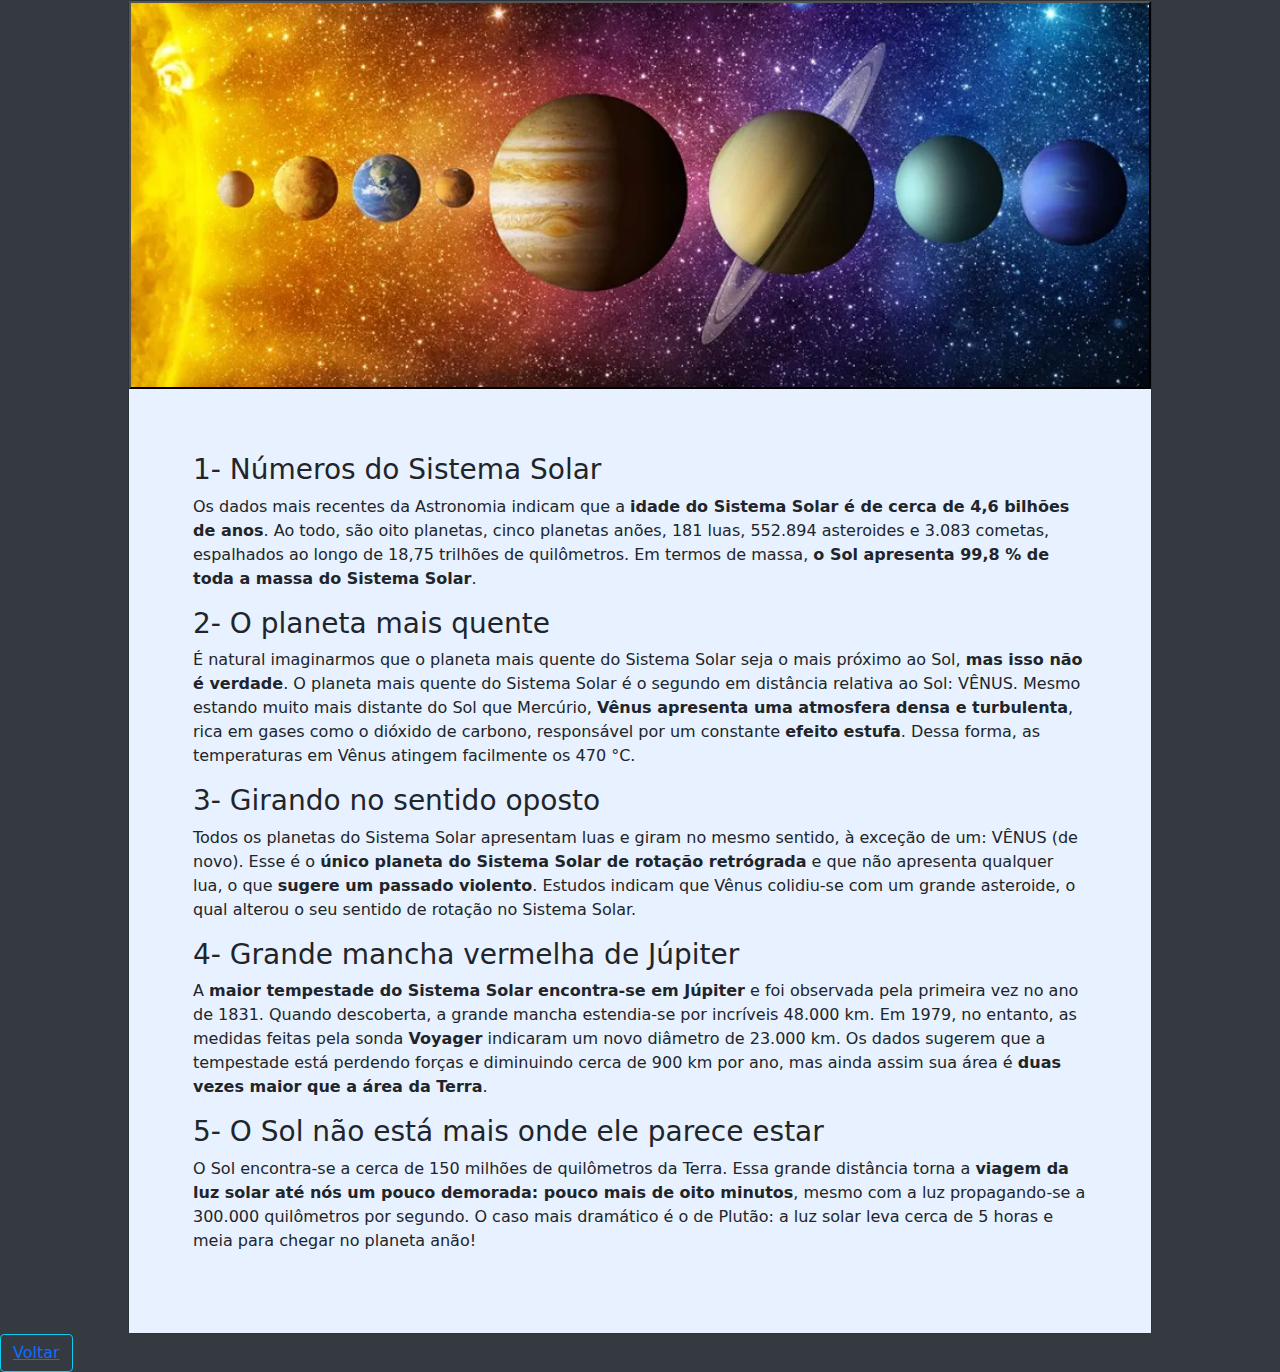
<file: VIEWS/Curiosidades.html>
<!DOCTYPE html>
<html lang="en">
<head>
    <meta charset="UTF-8">
    <meta http-equiv="X-UA-Compatible" content="IE=edge">
    <meta name="viewport" content="width=device-width, initial-scale=1.0">
    <link href="../CSS/bootstrap.css" type="text/css" rel="stylesheet">
    <title>Curiosidades sobre o Sistema Solar</title>
</head>
<body class="bg">
    <script type="text/javascript" src="../JS/bootstrap.js"></script>

    <div class="accordion" id="accordionPanelsStayOpenExample">
        <div class="accordion-item">
          <h2 class="accordion-header" id="panelsStayOpen-headingOne">
            <button class="accordion-button2" type="button" data-bs-toggle="collapse" data-bs-target="#panelsStayOpen-collapseOne" aria-expanded="true" aria-controls="panelsStayOpen-collapseOne">
            </button>
          </h2>
          <div id="panelsStayOpen-collapseOne" class="accordion-collapse collapse show" aria-labelledby="panelsStayOpen-headingOne">
            <div class="accordion-body">
              <h3>1- Números do Sistema Solar</h3>
              <P>Os dados mais recentes da Astronomia indicam que a <strong>idade do Sistema Solar é de cerca de 4,6 bilhões de anos</strong>. Ao todo,
                 são oito planetas, cinco planetas anões, 181 luas, 552.894 asteroides e 3.083 cometas, espalhados ao longo de 18,75 
                 trilhões de quilômetros. Em termos de massa, <strong>o Sol apresenta 99,8 % de toda a massa do Sistema Solar</strong>.</p>

                 <h3>2- O planeta mais quente</h3>
                 <p>É natural imaginarmos que o planeta mais quente do Sistema Solar seja o mais próximo ao Sol, <strong>mas isso não é verdade</strong>. O planeta mais
                    quente do Sistema Solar é o segundo em distância relativa ao Sol: VÊNUS. Mesmo estando muito mais distante do Sol que Mercúrio, <strong>Vênus
                     apresenta uma atmosfera densa e turbulenta</strong>, rica em gases como o dióxido de carbono, responsável por um constante <strong>efeito estufa</strong>. Dessa
                      forma, as temperaturas em Vênus atingem facilmente os 470 °C.</p>

                      <h3>3- Girando no sentido oposto</h3>
                      <p>Todos os planetas do Sistema Solar apresentam luas e giram no mesmo sentido, à exceção de um: VÊNUS (de novo). Esse é o <strong>único planeta do Sistema Solar de rotação retrógrada</strong>
                         e que não apresenta qualquer lua, o que <strong>sugere um passado violento</strong>. Estudos indicam que Vênus colidiu-se com um grande asteroide, o qual alterou o seu sentido de
                          rotação no Sistema Solar.</p>

                          <h3>4- Grande mancha vermelha de Júpiter</h3>
                          <p>A <strong>maior tempestade do Sistema Solar encontra-se em Júpiter</strong> e foi observada pela primeira vez no ano de 1831. Quando descoberta, a grande mancha estendia-se por incríveis 48.000 km.
                             Em 1979, no entanto, as medidas feitas pela sonda <strong>Voyager</strong> indicaram um novo diâmetro de 23.000 km. Os dados sugerem que a tempestade está perdendo forças e diminuindo cerca de 900
                              km por ano, mas ainda assim sua área é <strong>duas vezes maior que a área da Terra</strong>.</p>

                          <h3>5- O Sol não está mais onde ele parece estar</h3>
                          <p>O Sol encontra-se a cerca de 150 milhões de quilômetros da Terra. Essa grande distância torna a <strong>viagem da luz solar até nós um pouco demorada: pouco mais de oito minutos</strong>, mesmo com 
                            a luz propagando-se a 300.000 quilômetros por segundo. O caso mais dramático é o de Plutão: a luz solar leva cerca de 5 horas e meia para chegar no planeta anão!</p>


            </div>
          </div>
        </div>
        </div>
   
        <button type="button" class="btn btn-outline-info"><a href="../index.html">Voltar</a></button>
</body>
</html>
</file>
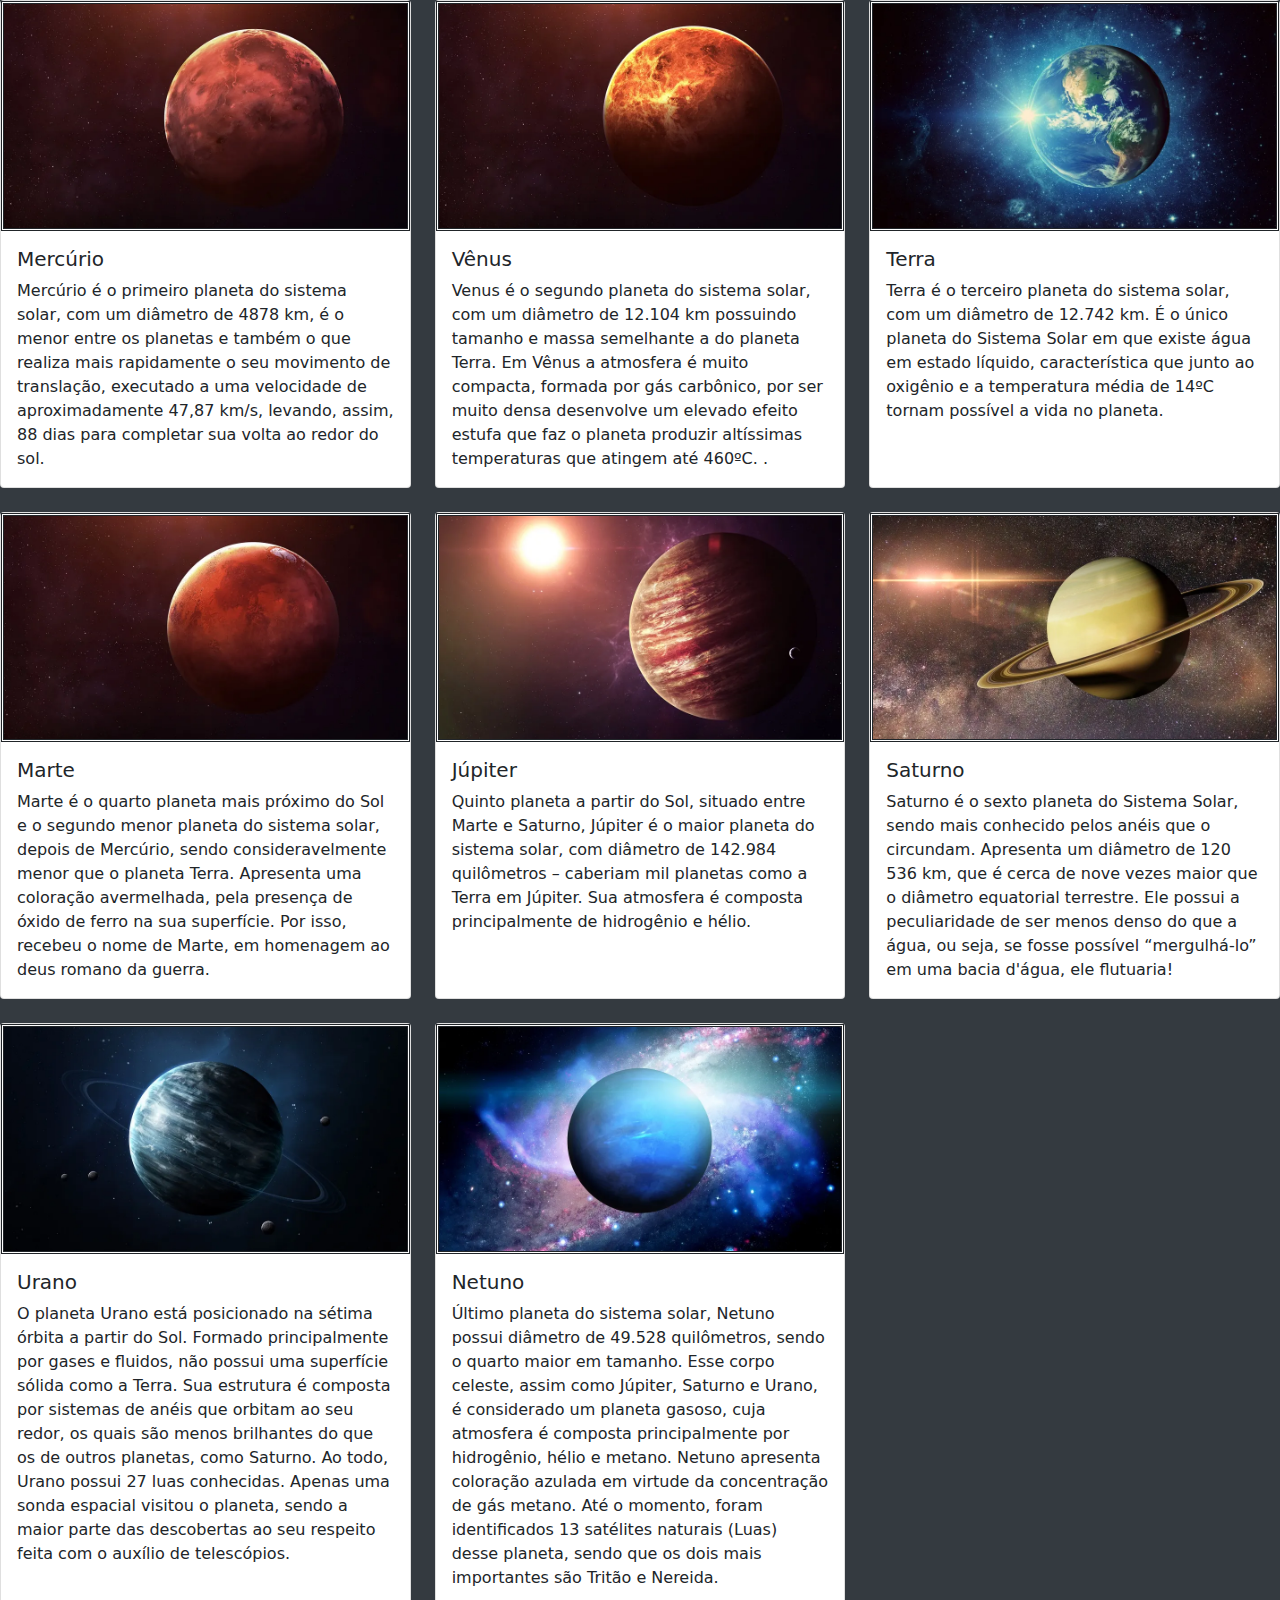
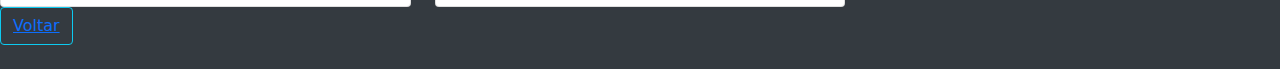
<file: VIEWS/Planetas.html>
<!DOCTYPE html>
<html lang="en">
<head>
    <meta charset="UTF-8">
    <meta http-equiv="X-UA-Compatible" content="IE=edge">
    <meta name="viewport" content="width=device-width, initial-scale=1.0">
    <link href="../CSS/bootstrap.css" type="text/css" rel="stylesheet">
    <title>Planetas do Sistema Solar</title>
</head>
<body class="bg">
    <script type="text/javascript" src="../JS/bootstrap.js"></script>


    <div class="row row-cols-1 row-cols-md-3 g-4">
        <div class="col">
          <div class="card h-100">
            <img src="../IMG/mercurio.jpg" class="card-img-top">
            <div class="card-body">
              <h5 class="card-title">Mercúrio</h5>
              <p class="card-text">Mercúrio é o primeiro planeta do sistema solar, com
                 um diâmetro de 4878 km, é o menor entre os planetas
                  e também o que realiza mais rapidamente o seu movimento de translação,
                   executado a uma velocidade de aproximadamente 47,87 km/s, levando, assim,
                    88 dias para completar sua volta ao redor do sol.</p>
            </div>
          </div>
        </div>

        <div class="col">
          <div class="card h-100">
            <img src="../IMG/venus.jpg" class="card-img-top" alt="...">
            <div class="card-body">
              <h5 class="card-title">Vênus</h5>
              <p class="card-text">Venus é o segundo planeta do sistema solar, com um diâmetro de 12.104 km
                 possuindo tamanho e massa semelhante a do planeta Terra. Em Vênus a atmosfera é muito
                  compacta, formada por gás carbônico, por ser muito densa desenvolve um elevado efeito
                   estufa que faz o planeta produzir altíssimas temperaturas que atingem até 460ºC.
                .</p>
            </div>
          </div>
        </div>

        <div class="col">
          <div class="card h-100">
            <img src="../IMG/terra.jpg" class="card-img-top" alt="...">
            <div class="card-body">
              <h5 class="card-title">Terra</h5>
              <p class="card-text">Terra é o terceiro planeta do sistema solar, com um diâmetro de 12.742 km.
                 É o único planeta do Sistema Solar em que existe água em estado líquido,
                 característica que junto ao oxigênio e a temperatura média de 14ºC tornam possível a vida
                  no planeta.</p>
            </div>
          </div>
        </div>

        <div class="col">
          <div class="card h-100">
            <img src="../IMG/marte.jpg" class="card-img-top" alt="...">
            <div class="card-body">
              <h5 class="card-title">Marte</h5>
              <p class="card-text">Marte é o quarto planeta mais próximo do Sol e o segundo menor planeta do
                 sistema solar, depois de Mercúrio, sendo consideravelmente menor que o planeta Terra. Apresenta
                  uma coloração avermelhada, pela presença de óxido de ferro na sua superfície. Por isso, recebeu
                   o nome de Marte, em homenagem ao deus romano da guerra.</p>
            </div>
          </div>
        </div>

        <div class="col">
            <div class="card h-100">
              <img src="../IMG/jupiter.jpg" class="card-img-top" alt="...">
              <div class="card-body">
                <h5 class="card-title">Júpiter</h5>
                <p class="card-text">Quinto planeta a partir do Sol, situado entre Marte e Saturno, Júpiter é o maior
                   planeta do sistema solar, com diâmetro de 142.984 quilômetros – caberiam mil planetas como a Terra
                    em Júpiter. Sua atmosfera é composta principalmente de hidrogênio e hélio.
                </p>
              </div>
            </div>
          </div>

          <div class="col">
            <div class="card h-100">
              <img src="../IMG/saturno.jpg" class="card-img-top" alt="...">
              <div class="card-body">
                <h5 class="card-title">Saturno</h5>
                <p class="card-text">Saturno é o sexto planeta do Sistema Solar, sendo mais conhecido pelos anéis
                   que o circundam. Apresenta um diâmetro de 120 536 km, que é cerca de nove vezes maior que o
                    diâmetro equatorial terrestre. Ele possui a peculiaridade de ser menos denso do que a água, 
                    ou seja, se fosse possível “mergulhá-lo” em uma bacia d'água, ele flutuaria!</p>
              </div>
            </div>
          </div>

          <div class="col">
            <div class="card h-100">
              <img src="../IMG/urano.jpg" class="card-img-top" alt="...">
              <div class="card-body">
                <h5 class="card-title">Urano</h5>
                <p class="card-text">O planeta Urano está posicionado na sétima órbita a partir do Sol. Formado principalmente por
                   gases e fluidos, não possui uma superfície sólida como a Terra.
                    Sua estrutura é composta por sistemas de anéis que orbitam ao seu redor, os quais são menos brilhantes
                     do que os de outros planetas, como Saturno. Ao todo, Urano possui 27 luas conhecidas. Apenas uma sonda espacial
                      visitou o planeta, sendo a maior parte das descobertas ao seu respeito feita com o auxílio de telescópios.</p>
              </div>
            </div>
          </div>

          <div class="col">
            <div class="card h-100">
              <img src="../IMG/netuno.jpg" class="card-img-top" alt="...">
              <div class="card-body">
                <h5 class="card-title">Netuno</h5>
                <p class="card-text">Último planeta do sistema solar, Netuno possui
                   diâmetro de 49.528 quilômetros, sendo o quarto maior em tamanho. Esse corpo celeste, assim como 
                   Júpiter, Saturno e Urano, é considerado um planeta gasoso, cuja atmosfera é composta principalmente
                    por hidrogênio, hélio e metano. Netuno apresenta coloração azulada em virtude da concentração de gás metano.
                    Até o momento, foram identificados 13 satélites naturais (Luas) desse planeta, sendo que os dois mais importantes são Tritão e Nereida.</p>
              </div>
            </div>
          </div>
      </div>
</div>

<button type="button" class="btn btn-outline-info"><a href="../index.html">Voltar</a></button>

</body>
</html>
</file>
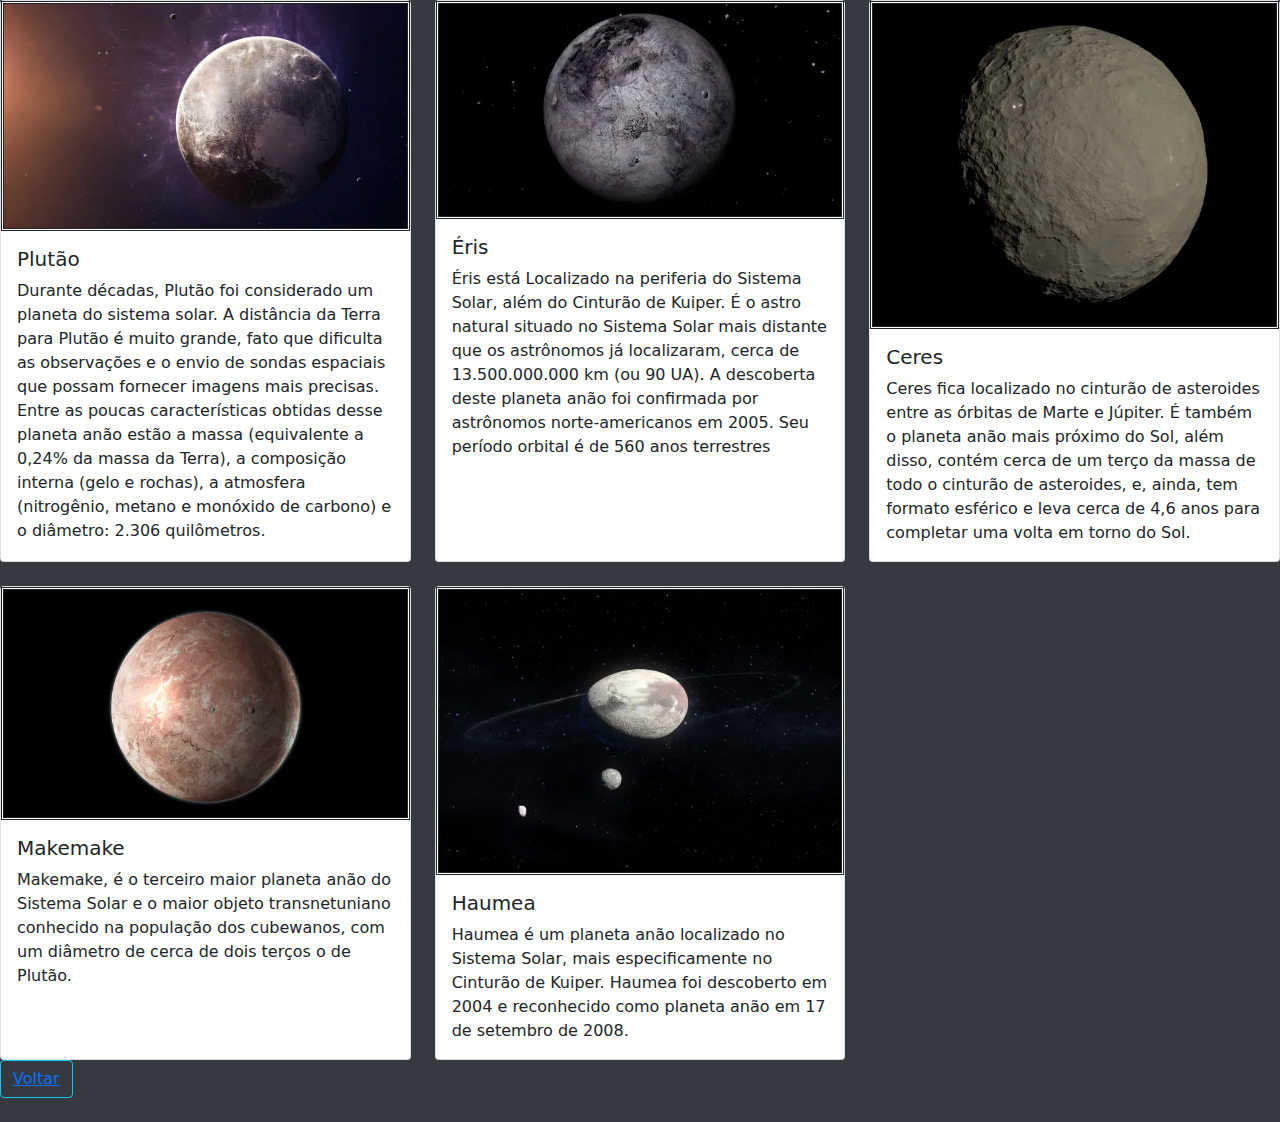
<file: VIEWS/planetasanoes.html>
<!DOCTYPE html>
<html lang="en">
<head>
    <meta charset="UTF-8">
    <meta http-equiv="X-UA-Compatible" content="IE=edge">
    <meta name="viewport" content="width=device-width, initial-scale=1.0">
    <link href="../CSS/bootstrap.css" type="text/css" rel="stylesheet">
    <title>Planetas anões</title>
</head>
<body class="bg">
    <script type="text/javascript" src="../JS/bootstrap.js"></script>


    <div class="row row-cols-1 row-cols-md-3 g-4">
        <div class="col">
          <div class="card h-100">
            <img src="../IMG/plutao.jpg" class="card-img-top">
            <div class="card-body">
              <h5 class="card-title">Plutão</h5>
              <p class="card-text">Durante décadas, Plutão foi considerado um planeta do sistema solar.
                A distância da Terra para Plutão é muito grande, fato que dificulta as observações e o
                 envio de sondas espaciais que possam fornecer imagens mais precisas. Entre as poucas características
                  obtidas desse planeta anão estão a massa (equivalente a 0,24% da massa da Terra), a 
                  composição interna (gelo e rochas), a atmosfera (nitrogênio, metano e monóxido de carbono)
                   e o diâmetro: 2.306 quilômetros.</p>
            </div>
          </div>
        </div>

        <div class="col">
          <div class="card h-100">
            <img src="../IMG/eris.jpg" class="card-img-top" alt="...">
            <div class="card-body">
              <h5 class="card-title">Éris</h5>
              <p class="card-text">Éris está Localizado na periferia do Sistema Solar, além do
                 Cinturão de Kuiper. É o astro natural situado no Sistema Solar mais distante que os astrônomos
                  já localizaram, cerca de 13.500.000.000 km (ou 90 UA). A descoberta deste planeta anão foi confirmada por astrônomos norte-americanos
                   em 2005. Seu período orbital é de 560 anos terrestres </p>
            </div>
          </div>
        </div>

        <div class="col">
          <div class="card h-100">
            <img src="../IMG/ceres.jpg" class="card-img-top" alt="...">
            <div class="card-body">
              <h5 class="card-title">Ceres</h5>
              <p class="card-text">Ceres fica localizado no cinturão de asteroides entre as órbitas de Marte e Júpiter.
                 É também o planeta anão mais próximo do Sol, além disso, contém cerca de um terço da massa de todo o
                  cinturão de asteroides, e, ainda, tem formato esférico e leva cerca de 4,6 anos para completar uma
                   volta em torno do Sol.</p>
            </div>
          </div>
        </div>

        <div class="col">
          <div class="card h-100">
            <img src="../IMG/makemake.jpg" class="card-img-top" alt="...">
            <div class="card-body">
              <h5 class="card-title">Makemake</h5>
              <p class="card-text">Makemake, é o terceiro maior planeta anão do Sistema Solar e o maior objeto transnetuniano
                 conhecido na população dos cubewanos, com um diâmetro de cerca de dois terços o de Plutão.</p>
            </div>
          </div>
        </div>

        <div class="col">
            <div class="card h-100">
              <img src="../IMG/haumea.jpg" class="card-img-top" alt="...">
              <div class="card-body">
                <h5 class="card-title">Haumea</h5>
                <p class="card-text">
                  Haumea é um planeta anão localizado no Sistema Solar, mais especificamente no Cinturão de Kuiper.
                   Haumea foi descoberto em 2004 e reconhecido como planeta anão em 17 de setembro de 2008.</p>
              </div>
            </div>
          </div>
      </div>
</div>

<button type="button" class="btn btn-outline-info"><a href="../index.html">Voltar</a></button>

</body>
</html>
</file>
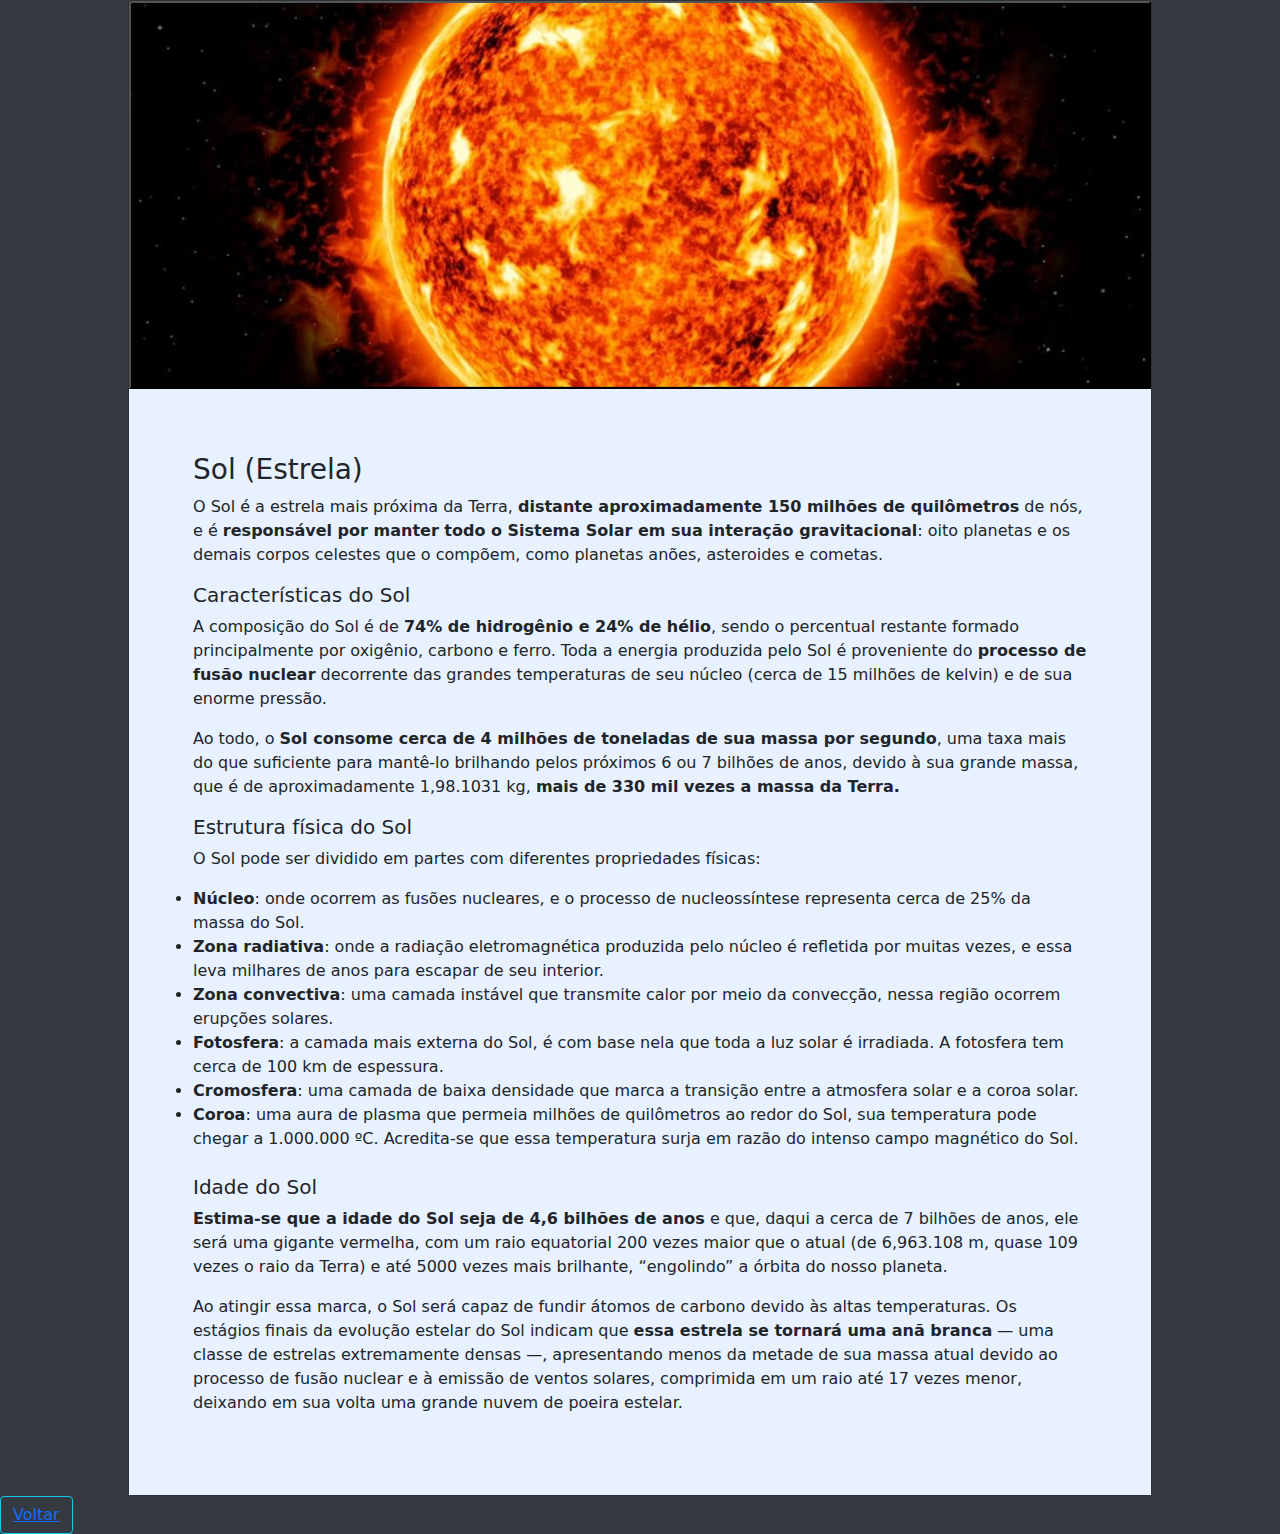
<file: VIEWS/sol.html>
<!DOCTYPE html>
<html lang="en">
<head>
    <meta charset="UTF-8">
    <meta http-equiv="X-UA-Compatible" content="IE=edge">
    <meta name="viewport" content="width=device-width, initial-scale=1.0">
    <link href="../CSS/bootstrap.css" type="text/css" rel="stylesheet">
    <title>Informações do Sol</title>
</head>
<body class="bg">
    <script type="text/javascript" src="../JS/bootstrap.js"></script>

    <div class="accordion" id="accordionPanelsStayOpenExample">
        <div class="accordion-item">
          <h2 class="accordion-header" id="panelsStayOpen-headingOne">
            <button class="accordion-button" type="button" data-bs-toggle="collapse" data-bs-target="#panelsStayOpen-collapseOne" aria-expanded="true" aria-controls="panelsStayOpen-collapseOne">
            </button>
          </h2>
          <div id="panelsStayOpen-collapseOne" class="accordion-collapse collapse show" aria-labelledby="panelsStayOpen-headingOne">
            <div class="accordion-body">
              <h3>Sol (Estrela)</h3>
              <P>O Sol é a estrela mais próxima da Terra, <strong>distante aproximadamente 150 milhões de quilômetros</strong> de nós,
                 e é <strong>responsável por manter todo o Sistema Solar em sua interação gravitacional</strong>: oito planetas e os
                  demais corpos celestes que o compõem, como planetas anões, asteroides e cometas.</p>

                  <h5> Características do Sol</h5>
                  <p>A composição do Sol é de <strong>74% de hidrogênio e 24% de hélio</strong>, sendo o percentual restante formado
                     principalmente por oxigênio, carbono e ferro. Toda a energia produzida pelo Sol é proveniente do
                      <strong> processo de fusão nuclear</strong> decorrente das grandes temperaturas de seu núcleo (cerca de 15 milhões
                       de kelvin) e de sua enorme pressão.</p>

                  <p>Ao todo, o <strong>Sol consome cerca de 4 milhões de toneladas de sua massa por segundo</strong>, uma taxa mais
                   do que suficiente para mantê-lo brilhando pelos próximos 6 ou 7 bilhões de anos, devido à sua
                   grande massa, que é de aproximadamente 1,98.1031 kg, <strong> mais de 330 mil vezes a massa da Terra.</strong></p>
              
                    <h5>Estrutura física do Sol</h5>
                    <p>O Sol pode ser dividido em partes com diferentes propriedades físicas:</p>
                    <li><strong>Núcleo</strong>: onde ocorrem as fusões nucleares, e o processo de nucleossíntese representa cerca de 25% da massa do Sol.</li>
                    <li><strong>Zona radiativa</strong>: onde a radiação eletromagnética produzida pelo núcleo é refletida por muitas vezes, e essa leva milhares de anos para escapar de seu interior.</li>
                    <li><strong>Zona convectiva</strong>: uma camada instável que transmite calor por meio da convecção, nessa região ocorrem erupções solares.</li>
                    <li><strong>Fotosfera</strong>: a camada mais externa do Sol, é com base nela que toda a luz solar é irradiada. A fotosfera tem cerca de 100 km de espessura.</li>
                    <li><strong>Cromosfera</strong>: uma camada de baixa densidade que marca a transição entre a atmosfera solar e a coroa solar.</li>
                    <li><strong>Coroa</strong>: uma aura de plasma que permeia milhões de quilômetros ao redor do Sol, sua temperatura pode chegar a 1.000.000 ºC. Acredita-se que essa temperatura surja em razão do intenso campo magnético do Sol.</li>
                    <br>

                    <h5>Idade do Sol</h5>
                    <p><strong>Estima-se que a idade do Sol seja de 4,6 bilhões de anos</strong> e que, daqui a cerca de 7 bilhões de anos, ele será uma gigante vermelha,
                       com um raio equatorial 200 vezes maior que o atual (de 6,963.108 m, quase 109 vezes o raio da Terra) e até 5000 vezes mais brilhante,
                        “engolindo” a órbita do nosso planeta.</p>

                        <p>Ao atingir essa marca, o Sol será capaz de fundir átomos de carbono devido às altas temperaturas. Os estágios finais da evolução estelar do Sol
                           indicam que <strong>essa estrela se tornará uma anã branca</strong> — uma classe de estrelas extremamente densas —, apresentando menos da metade de sua massa atual 
                           devido ao processo de fusão nuclear e à emissão de ventos solares, comprimida em um raio até 17 vezes menor, deixando em sua volta uma grande nuvem de poeira estelar.</p>





                           

            </div>
          </div>
        </div>
        </div>

        <button type="button" class="btn btn-outline-info"><a href="../index.html">Voltar</a></button>
               
         

        
    
</body>
</html>
</file>
